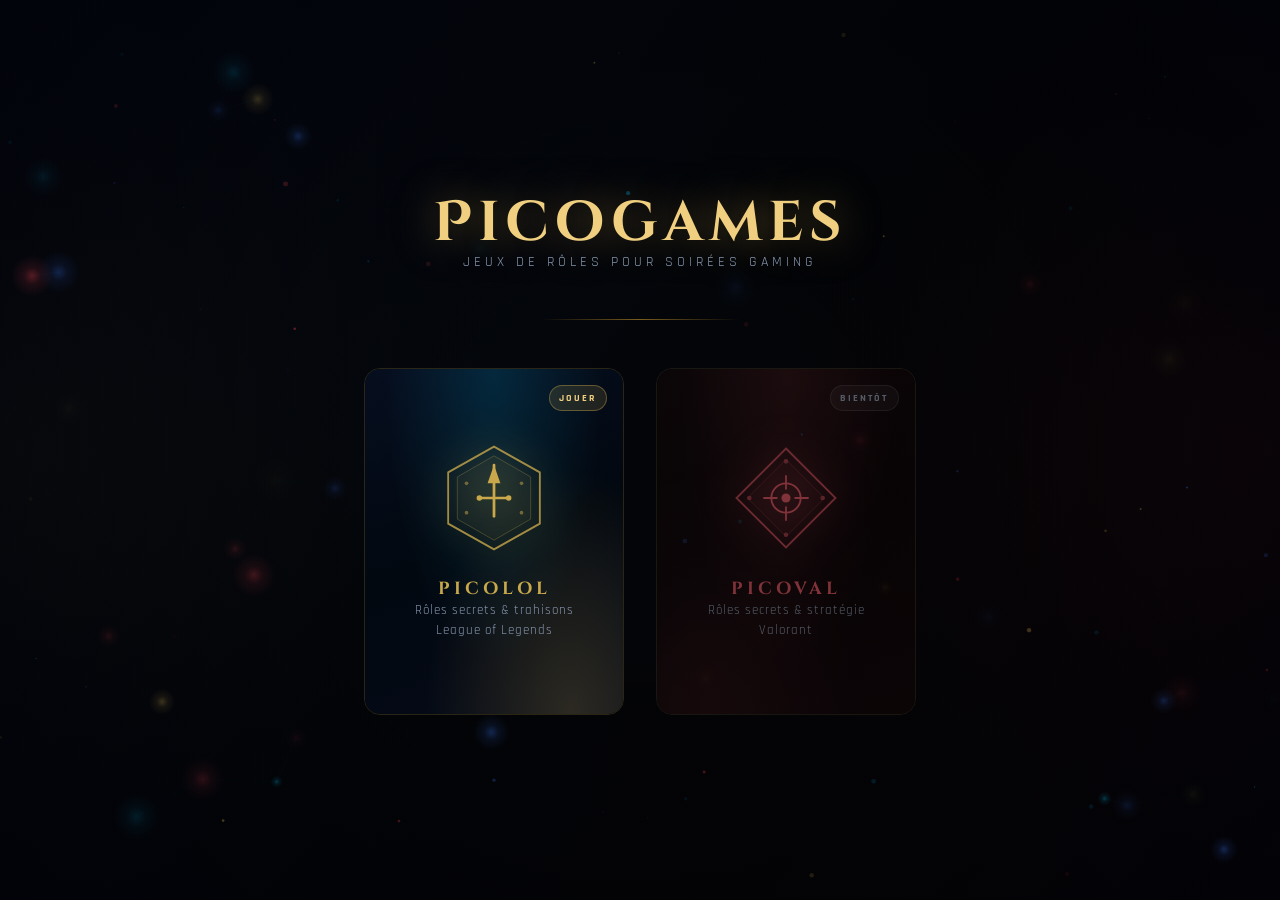
<file: index.html>
<!DOCTYPE html>
<html lang="fr">
<head>
  <meta charset="UTF-8" />
  <meta name="viewport" content="width=device-width, initial-scale=1.0" />
  <title>Picogames</title>
  <link rel="preconnect" href="https://fonts.googleapis.com" />
  <link rel="preconnect" href="https://fonts.gstatic.com" crossorigin />
  <link href="https://fonts.googleapis.com/css2?family=Cinzel+Decorative:wght@700&family=Cinzel:wght@400;600;700&family=Rajdhani:wght@400;500;600;700&display=swap" rel="stylesheet" />
  <style>
    *, *::before, *::after { box-sizing: border-box; margin: 0; padding: 0; }
    :root {
      --gold: #c9a84c; --gold-light: #f0d080; --gold-dark: #7a5c1e;
      --bg-deep: #010208; --text: #d4c8a8; --text-dim: #8898b0;
    }
    body {
      background: var(--bg-deep);
      font-family: 'Rajdhani', sans-serif;
      color: var(--text);
      min-height: 100vh;
      display: flex; flex-direction: column; align-items: center; justify-content: center;
      overflow: hidden;
    }
    canvas#bg { position:fixed; top:0; left:0; width:100vw; height:100vh; z-index:0; pointer-events:none; }
    .wrap { position:relative; z-index:1; display:flex; flex-direction:column; align-items:center; gap:3rem; padding:2rem; }
    .site-title { font-family:'Cinzel Decorative',serif; font-size:clamp(2rem,6vw,3.5rem); color:var(--gold-light); letter-spacing:6px; text-shadow:0 0 40px rgba(201,168,76,.5),0 0 80px rgba(201,168,76,.2); text-align:center; }
    .site-sub { font-size:.9rem; letter-spacing:4px; color:var(--text-dim); text-transform:uppercase; text-align:center; margin-top:-.5rem; }
    .divider { width:200px; height:1px; background:linear-gradient(90deg,transparent,var(--gold-dark),transparent); }
    .cards { display:flex; gap:2rem; flex-wrap:wrap; justify-content:center; }
    .card {
      position:relative; width:260px; aspect-ratio:3/4; border-radius:16px; cursor:pointer;
      overflow:hidden; border:1px solid rgba(201,168,76,.2);
      transition:transform .3s cubic-bezier(.22,1,.36,1),border-color .3s,box-shadow .3s;
      text-decoration:none;
    }
    .card:hover { transform:translateY(-8px) scale(1.02); border-color:rgba(201,168,76,.6); box-shadow:0 20px 60px rgba(0,0,0,.8),0 0 40px rgba(201,168,76,.15); }
    .card--soon { cursor:not-allowed; opacity:.6; filter:grayscale(.3); }
    .card--soon:hover { transform:none; box-shadow:none; border-color:rgba(201,168,76,.2); }
    .card-bg { position:absolute; inset:0; z-index:0; }
    .card-bg--lol { background:radial-gradient(ellipse at 50% 0%,rgba(0,200,255,.15) 0%,transparent 60%),radial-gradient(ellipse at 80% 100%,rgba(201,168,76,.2) 0%,transparent 50%),linear-gradient(160deg,#060e1f 0%,#020810 50%,#050a18 100%); }
    .card-bg--val { background:radial-gradient(ellipse at 50% 0%,rgba(255,70,84,.15) 0%,transparent 60%),radial-gradient(ellipse at 20% 100%,rgba(255,70,84,.1) 0%,transparent 50%),linear-gradient(160deg,#160608 0%,#0d0305 50%,#160608 100%); }
    .card-inner { position:relative; z-index:1; width:100%; height:100%; display:flex; flex-direction:column; align-items:center; justify-content:center; gap:1.5rem; padding:2rem; }
    .card-inner svg { width:110px; height:110px; filter:drop-shadow(0 0 20px currentColor); }
    .card-name { font-family:'Cinzel',serif; font-size:1.1rem; font-weight:700; letter-spacing:4px; text-transform:uppercase; text-align:center; }
    .card-desc { font-size:.82rem; letter-spacing:1px; color:var(--text-dim); text-align:center; line-height:1.5; }
    .card-badge { position:absolute; top:1rem; right:1rem; font-size:.65rem; font-weight:700; letter-spacing:2px; text-transform:uppercase; padding:.3rem .6rem; border-radius:20px; z-index:2; }
    .badge--play { background:rgba(201,168,76,.15); border:1px solid rgba(201,168,76,.4); color:var(--gold-light); }
    .badge--soon { background:rgba(255,255,255,.05); border:1px solid rgba(255,255,255,.1); color:var(--text-dim); }
    .card::after { content:''; position:absolute; top:-50%; left:-60%; width:40%; height:200%; background:linear-gradient(105deg,transparent 40%,rgba(255,255,255,.06) 50%,transparent 60%); transition:left .5s ease; z-index:3; pointer-events:none; }
    .card:hover::after { left:120%; }
    @media(max-width:600px) { .cards{gap:1.2rem;} .card{width:200px;} .card-inner svg{width:85px;height:85px;} }
  </style>
</head>
<body>
<canvas id="bg"></canvas>
<div class="wrap">
  <div>
    <h1 class="site-title">Picogames</h1>
    <p class="site-sub">Jeux de rôles pour soirées gaming</p>
  </div>
  <div class="divider"></div>
  <div class="cards">

    <a href="picolol.html" class="card">
      <div class="card-bg card-bg--lol"></div>
      <span class="card-badge badge--play">Jouer</span>
      <div class="card-inner">
        <svg viewBox="0 0 120 120" fill="none" xmlns="http://www.w3.org/2000/svg" color="#c9a84c">
          <polygon points="60,4 110,32 110,88 60,116 10,88 10,32" fill="none" stroke="#c9a84c" stroke-width="2" opacity=".8"/>
          <polygon points="60,14 100,37 100,83 60,106 20,83 20,37" fill="rgba(201,168,76,.04)" stroke="rgba(201,168,76,.3)" stroke-width="1"/>
          <line x1="60" y1="24" x2="60" y2="80" stroke="#c9a84c" stroke-width="3" stroke-linecap="round"/>
          <polygon points="60,24 53,44 67,44" fill="#c9a84c"/>
          <line x1="44" y1="60" x2="76" y2="60" stroke="#c9a84c" stroke-width="2.5" stroke-linecap="round"/>
          <circle cx="44" cy="60" r="3" fill="#c9a84c"/>
          <circle cx="76" cy="60" r="3" fill="#c9a84c"/>
          <circle cx="30" cy="44" r="2" fill="rgba(201,168,76,.5)"/>
          <circle cx="90" cy="44" r="2" fill="rgba(201,168,76,.5)"/>
          <circle cx="30" cy="76" r="2" fill="rgba(201,168,76,.5)"/>
          <circle cx="90" cy="76" r="2" fill="rgba(201,168,76,.5)"/>
        </svg>
        <div>
          <div class="card-name" style="color:#c9a84c">Picolol</div>
          <div class="card-desc">Rôles secrets &amp; trahisons<br/>League of Legends</div>
        </div>
      </div>
    </a>

    <div class="card card--soon">
      <div class="card-bg card-bg--val"></div>
      <span class="card-badge badge--soon">Bientôt</span>
      <div class="card-inner">
        <svg viewBox="0 0 120 120" fill="none" xmlns="http://www.w3.org/2000/svg" color="#ff4654">
          <polygon points="60,6 114,60 60,114 6,60" fill="none" stroke="#ff4654" stroke-width="2" opacity=".8"/>
          <polygon points="60,18 102,60 60,102 18,60" fill="rgba(255,70,84,.04)" stroke="rgba(255,70,84,.3)" stroke-width="1"/>
          <circle cx="60" cy="60" r="16" fill="none" stroke="#ff4654" stroke-width="2"/>
          <circle cx="60" cy="60" r="5" fill="#ff4654"/>
          <line x1="60" y1="36" x2="60" y2="50" stroke="#ff4654" stroke-width="2" stroke-linecap="round"/>
          <line x1="60" y1="70" x2="60" y2="84" stroke="#ff4654" stroke-width="2" stroke-linecap="round"/>
          <line x1="36" y1="60" x2="50" y2="60" stroke="#ff4654" stroke-width="2" stroke-linecap="round"/>
          <line x1="70" y1="60" x2="84" y2="60" stroke="#ff4654" stroke-width="2" stroke-linecap="round"/>
          <circle cx="60" cy="20" r="2.5" fill="rgba(255,70,84,.6)"/>
          <circle cx="100" cy="60" r="2.5" fill="rgba(255,70,84,.6)"/>
          <circle cx="60" cy="100" r="2.5" fill="rgba(255,70,84,.6)"/>
          <circle cx="20" cy="60" r="2.5" fill="rgba(255,70,84,.6)"/>
        </svg>
        <div>
          <div class="card-name" style="color:#ff4654">Picoval</div>
          <div class="card-desc">Rôles secrets &amp; stratégie<br/>Valorant</div>
        </div>
      </div>
    </div>

  </div>
</div>

<script>
(function(){
  const canvas=document.getElementById("bg"),ctx=canvas.getContext("2d");
  function resize(){canvas.width=window.innerWidth;canvas.height=window.innerHeight;canvas.style.width=window.innerWidth+"px";canvas.style.height=window.innerHeight+"px";}
  resize();window.addEventListener("resize",resize);
  const P=[[201,168,76],[255,70,84],[60,120,255],[0,200,255]];
  function rgba(c,a){return "rgba("+c[0]+","+c[1]+","+c[2]+","+a+")";}
  class Orb{constructor(){this.reset();}reset(){this.x=Math.random()*canvas.width;this.y=Math.random()*canvas.height;this.r=Math.random()*3+1;this.vx=(Math.random()-.5)*.4;this.vy=(Math.random()-.5)*.4;this.a=Math.random()*.35+.05;this.p=Math.random()*Math.PI*2;this.ps=Math.random()*.02+.005;this.c=P[Math.floor(Math.random()*P.length)];}update(){this.x+=this.vx;this.y+=this.vy;this.p+=this.ps;if(this.x<-10||this.x>canvas.width+10||this.y<-10||this.y>canvas.height+10)this.reset();}draw(){const a=this.a*(.7+.3*Math.sin(this.p));ctx.save();ctx.globalAlpha=a;const g=ctx.createRadialGradient(this.x,this.y,0,this.x,this.y,this.r*6);g.addColorStop(0,rgba(this.c,.9));g.addColorStop(.4,rgba(this.c,.3));g.addColorStop(1,rgba(this.c,0));ctx.fillStyle=g;ctx.beginPath();ctx.arc(this.x,this.y,this.r*6,0,Math.PI*2);ctx.fill();ctx.restore();}}
  class Dot{constructor(){this.reset(true);}reset(i){this.x=Math.random()*canvas.width;this.y=i?Math.random()*canvas.height:canvas.height+10;this.vy=-(Math.random()*.5+.1);this.vx=(Math.random()-.5)*.2;this.s=Math.random()*2+.5;this.a=Math.random()*.4+.05;this.p=Math.random()*Math.PI*2;this.c=P[Math.floor(Math.random()*P.length)];}update(){this.x+=this.vx;this.y+=this.vy;this.p+=.01;if(this.y<-10)this.reset(false);}draw(){const a=this.a*(.7+.3*Math.sin(this.p));ctx.save();ctx.globalAlpha=a;ctx.fillStyle=rgba(this.c,1);ctx.beginPath();ctx.arc(this.x,this.y,this.s,0,Math.PI*2);ctx.fill();ctx.restore();}}
  const orbs=Array.from({length:35},()=>new Orb()),dots=Array.from({length:60},()=>new Dot());
  function links(){for(let i=0;i<orbs.length;i++)for(let j=i+1;j<orbs.length;j++){const dx=orbs[i].x-orbs[j].x,dy=orbs[i].y-orbs[j].y,d=Math.sqrt(dx*dx+dy*dy);if(d<130){ctx.save();ctx.globalAlpha=(1-d/130)*.06;ctx.strokeStyle=rgba([0,200,255],1);ctx.lineWidth=.5;ctx.beginPath();ctx.moveTo(orbs[i].x,orbs[i].y);ctx.lineTo(orbs[j].x,orbs[j].y);ctx.stroke();ctx.restore();}}}
  function draw(){const W=canvas.width,H=canvas.height;ctx.clearRect(0,0,W,H);const bg=ctx.createLinearGradient(0,0,W,H);bg.addColorStop(0,"#050a18");bg.addColorStop(.5,"#030508");bg.addColorStop(1,"#080305");ctx.fillStyle=bg;ctx.fillRect(0,0,W,H);const gl=ctx.createRadialGradient(0,H*.5,0,0,H*.5,H*.6);gl.addColorStop(0,"rgba(201,168,76,.08)");gl.addColorStop(1,"rgba(0,0,0,0)");ctx.fillStyle=gl;ctx.fillRect(0,0,W,H);const gv=ctx.createRadialGradient(W,H*.5,0,W,H*.5,H*.6);gv.addColorStop(0,"rgba(255,70,84,.08)");gv.addColorStop(1,"rgba(0,0,0,0)");ctx.fillStyle=gv;ctx.fillRect(0,0,W,H);const vg=ctx.createRadialGradient(W*.5,H*.5,H*.15,W*.5,H*.5,H*.85);vg.addColorStop(0,"rgba(0,0,0,0)");vg.addColorStop(1,"rgba(1,2,8,.8)");ctx.fillStyle=vg;ctx.fillRect(0,0,W,H);orbs.forEach(o=>{o.update();o.draw();});links();dots.forEach(d=>{d.update();d.draw();});requestAnimationFrame(draw);}
  draw();
})();
</script>
</body>
</html>
</file>
